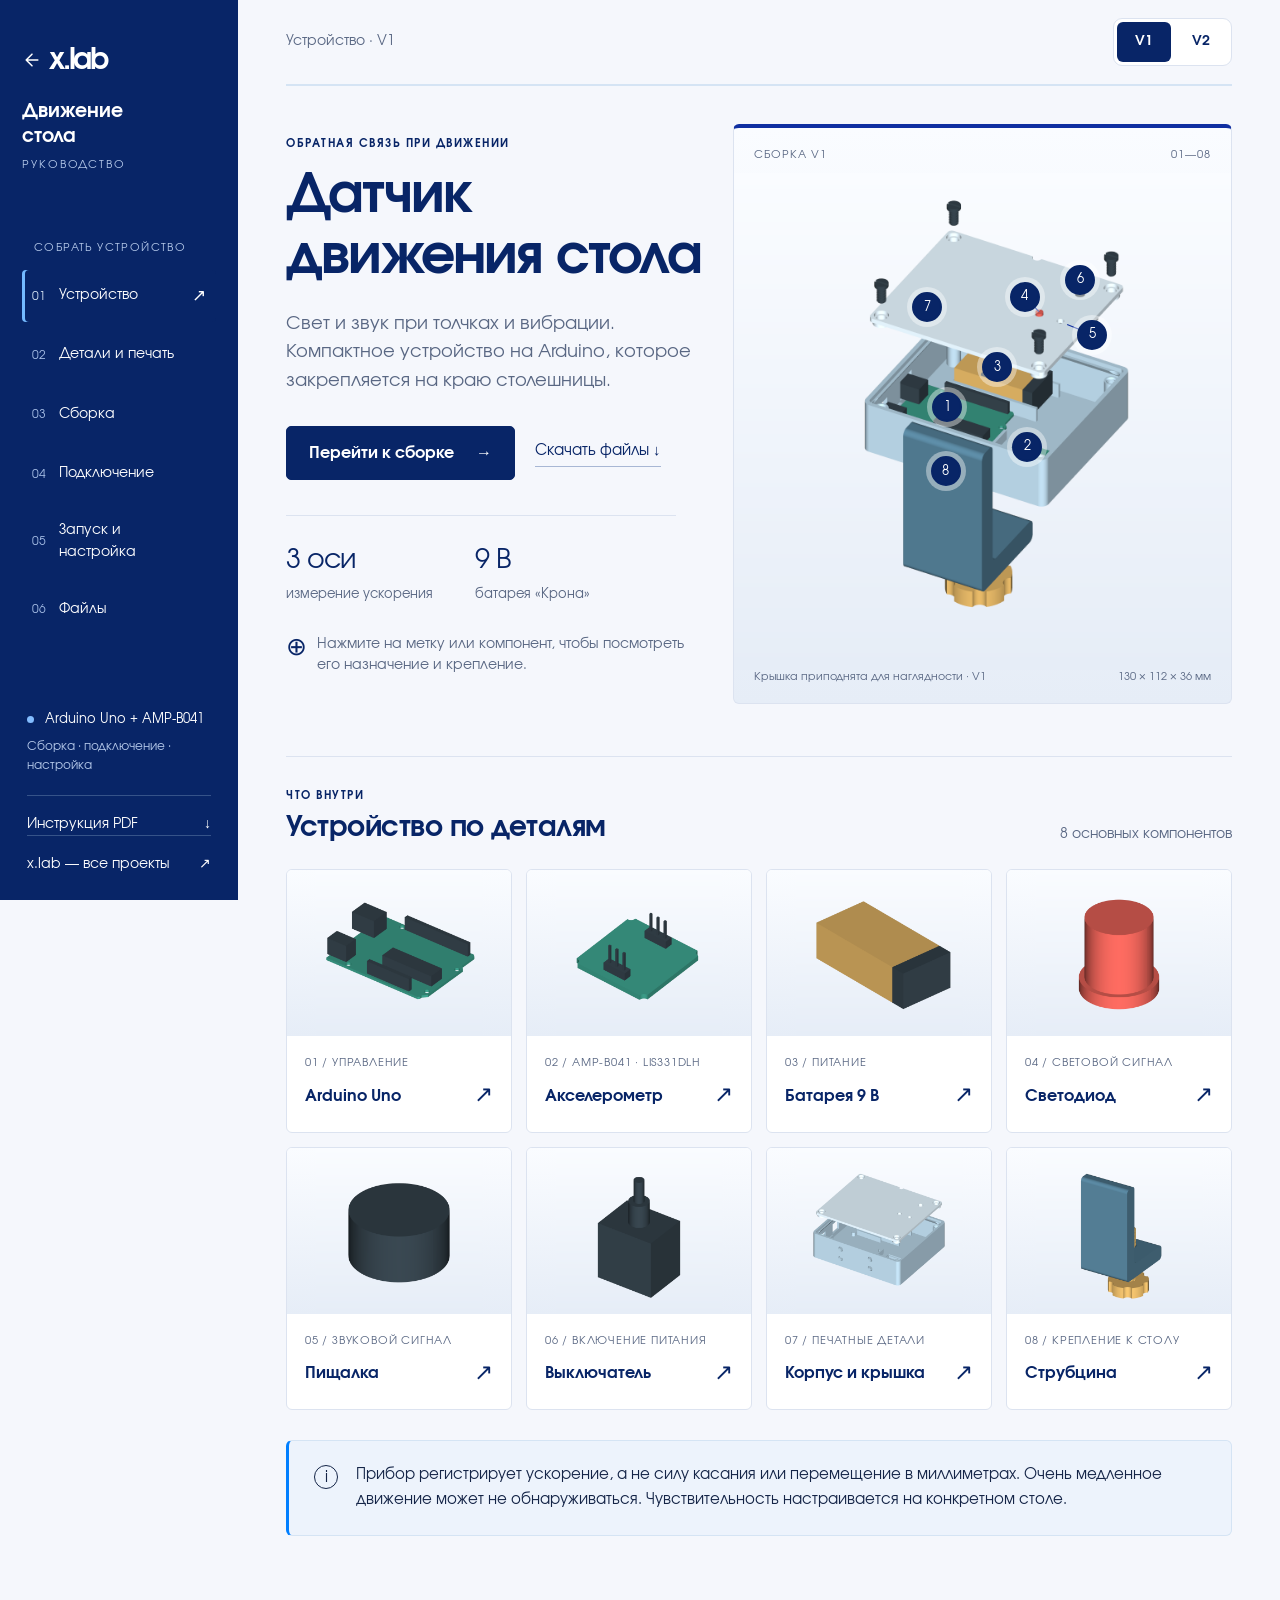
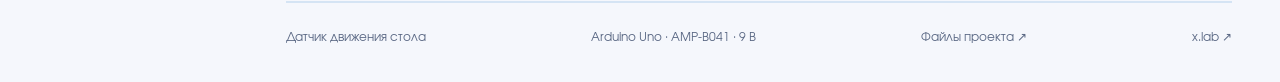
<file: index.html>
<!doctype html>
<html lang="ru">
<head>
<meta charset="utf-8"><meta name="viewport" content="width=device-width, initial-scale=1">
<title>Датчик движения стола — сборка и настройка</title>
<meta name="description" content="Иллюстрированное руководство по сборке датчика движения стола на Arduino Uno и акселерометре AMP-B041. Компоненты, подключение, запуск, 3D-модели и программа.">
<meta name="theme-color" content="#082567">
<link rel="icon" type="image/svg+xml" href="data:image/svg+xml,%3Csvg xmlns='http://www.w3.org/2000/svg' viewBox='0 0 40 40'%3E%3Crect width='40' height='40' rx='10' fill='%23082567'/%3E%3C/svg%3E">
<link rel="stylesheet" href="styles.css?v=20261125-aligned-1"><script src="app.js?v=20261125-mobile-2" defer></script>
</head>
<body>
<a class="skip" href="#main">Перейти к содержанию</a>
<header class="mobile-head"><a class="home-link " href="https://step3dlab.github.io/Technopark_project/x.lab/" aria-label="На главную x.lab — все проекты" title="Все проекты x.lab"><svg class="home-arrow" width="20" height="20" viewBox="0 0 24 24" fill="none" stroke="currentColor" stroke-width="1.8" stroke-linecap="round" stroke-linejoin="round" aria-hidden="true" focusable="false"><path d="M19 12H5m7-7-7 7 7 7"/></svg><span class="home-wordmark">x.lab</span></a><div class="mobile-project"><span class="project-short-name">Датчик стола</span> <span>V1</span></div><button id="menu-toggle" class="icon-btn mobile-menu" aria-label="Открыть меню" aria-expanded="false" aria-controls="sidebar"><svg width="22" height="22" viewBox="0 0 24 24" fill="none" stroke="currentColor" stroke-width="1.7" stroke-linecap="round" aria-hidden="true"><path d="M4 6h16M4 12h16M4 18h16"/></svg></button></header>
<aside class="sidebar" id="sidebar">
<a class="home-link " href="https://step3dlab.github.io/Technopark_project/x.lab/" aria-label="На главную x.lab — все проекты" title="Все проекты x.lab"><svg class="home-arrow" width="20" height="20" viewBox="0 0 24 24" fill="none" stroke="currentColor" stroke-width="1.8" stroke-linecap="round" stroke-linejoin="round" aria-hidden="true" focusable="false"><path d="M19 12H5m7-7-7 7 7 7"/></svg><span class="home-wordmark">x.lab</span></a>

<a href="#overview" class="brand"><span>Движение<br>стола<span class="brand-sub">РУКОВОДСТВО</span></span></a>
<div class="nav-label">СОБРАТЬ УСТРОЙСТВО</div>
<nav aria-label="Разделы инструкции">
<a href="#overview" data-route="overview"><span>01</span> Устройство <b>↗</b></a>
<a href="#prepare" data-route="prepare"><span>02</span> Детали и печать <b>↗</b></a>
<a href="#assembly" data-route="assembly"><span>03</span> Сборка <b>↗</b></a>
<a href="#wiring" data-route="wiring"><span>04</span> Подключение <b>↗</b></a>
<a href="#setup" data-route="setup"><span>05</span> Запуск и настройка <b>↗</b></a>
<a href="#downloads" data-route="downloads"><span>06</span> Файлы <b>↓</b></a>
</nav>
<div class="sidebar-bottom"><span class="status-dot"></span> Arduino Uno + AMP-B041<p>Сборка · подключение · настройка</p><a href="downloads/assembly-guide.pdf" download>Инструкция PDF <span>↓</span></a><a href="https://step3dlab.github.io/Technopark_project/x.lab/">x.lab — все проекты <span>↗</span></a></div>
</aside>
<main id="main" tabindex="-1">
<div class="topline"><span class="crumb"><span id="breadcrumb">Устройство</span><span class="current-version"> · V1</span></span><nav class="version-switch" aria-label="Версия устройства"><a href="./" aria-current="page">V1</a><a href="v2/" >V2</a></nav></div>
<section data-page="overview" id="overview" aria-labelledby="overview-title">
<div class="overview-layout">
<div class="hero-copy"><div class="eyebrow">ОБРАТНАЯ СВЯЗЬ ПРИ ДВИЖЕНИИ</div><h1 id="overview-title">Датчик <br>движения стола</h1><p class="intro">Свет и звук при толчках и вибрации. Компактное устройство на Arduino, которое закрепляется на краю столешницы.</p><div class="hero-actions"><a class="btn primary" href="#assembly">Перейти к сборке <span>→</span></a><a class="text-link" href="#downloads">Скачать файлы ↓</a></div><div class="spec-strip"><div><strong>3 оси</strong><span>измерение ускорения</span></div><div><strong>9 В</strong><span>батарея «Крона»</span></div></div><p class="hint"><span>⊕</span> Нажмите на метку или компонент, чтобы посмотреть его назначение и крепление.</p></div>
<div class="device-stage"><div class="stage-label">СБОРКА V1 <span>01—08</span></div><div class="device-view" id="device-view"><img src="assets/device.png?v=20261125-mobile-2" width="1200" height="1200" alt="Сборка датчика движения стола с приподнятой крышкой, платами, батареей и струбциной"></div><div class="stage-caption"><span>Крышка приподнята для наглядности · V1</span><span>130 × 112 × 36 мм</span></div></div>
</div>
<div class="section-heading"><div><div class="eyebrow">ЧТО ВНУТРИ</div><h2>Устройство по деталям</h2></div><span class="muted">8 основных компонентов</span></div><div class="component-grid" id="component-grid"></div>
<div class="note"><span class="note-icon">i</span><p>Прибор регистрирует ускорение, а не силу касания или перемещение в миллиметрах. Очень медленное движение может не обнаруживаться. Чувствительность настраивается на конкретном столе.</p></div>
</section>
<section data-page="prepare" id="prepare" hidden aria-labelledby="prepare-title"><div class="eyebrow">ПЕРЕД НАЧАЛОМ СБОРКИ</div><h1 id="prepare-title">Детали и печать</h1><p class="intro">Подготовьте электронику и напечатайте 12 деталей из 6 файлов.</p><div class="two-columns"><div class="panel"><h2>Электроника</h2><ul class="supply-list"><li>Arduino Uno R3 <span>1 шт.</span></li><li>Акселерометр Амперка AMP-B041 <span>1 шт.</span></li><li>Крона 6LR61, 9 В и контактная колодка <span>1 шт.</span></li><li>Пассивная пищалка TDK PS1240P02BT <span>1 шт.</span></li><li>Светодиод 5 мм <span>1 шт.</span></li><li>Выключатель ON/OFF со штатной гайкой <span>1 шт.</span></li><li>330 Ом, 1 кОм, 1,5 кОм, от 0,125 Вт <span>по 1</span></li></ul></div><div class="panel tint"><h2>Для сборки</h2><p>Провода, термоусадка, клей, совместимый с материалом корпуса и платой, отвёртка, паяльник и мультиметр.</p><hr><p>На прижим батареи предусмотрена прокладка около 1,5 мм. На конец большого винта — тонкая защита поверхности стола.</p><p><strong>Под платы прокладки не нужны.</strong> Датчик должен быть жёстко связан с корпусом.</p></div></div><h2>Печатные детали</h2><div class="table-wrap"><table><thead><tr><th>Деталь / файл</th><th>Количество</th><th>Положение</th></tr></thead><tbody id="print-table"></tbody></table></div><div class="two-columns"><div class="panel"><h3>Начальные настройки</h3><dl class="facts"><dt>Сопло</dt><dd>0,4 мм</dd><dt>Высота слоя</dt><dd>0,16–0,20 мм</dd><dt>Стенки корпуса и струбцины</dt><dd>5–6 периметров</dd><dt>Винты</dt><dd>Плотное заполнение</dd><dt>Материал струбцины</dt><dd>PETG</dd><dt>Единицы / масштаб</dt><dd>мм / 100%</dd></dl></div><div class="panel"><h3>Проверьте перед печатью</h3><p>STL уже ориентированы. Задайте по четыре копии винтов 05 и 06.</p><p>В слайсере проверьте поддержки у окон разъёмов и горизонтального резьбового отверстия. Зазоры требуют откалиброванного принтера.</p><p>После печати снимите заусенцы. Винты должны вкручиваться от руки. Не затягивайте тугую резьбу силой.</p></div></div><a class="btn primary" href="#downloads">Скачать STL для печати ↓</a></section>
<section data-page="assembly" id="assembly" hidden aria-labelledby="assembly-title"><div class="eyebrow">ПОШАГОВАЯ ИНСТРУКЦИЯ</div><h1 id="assembly-title">Сборка устройства</h1><p class="intro">Сначала примерка и проверка электроники. Затем фиксация плат и окончательная сборка.</p><div class="step-layout"><nav class="step-nav" id="step-nav" aria-label="Этапы сборки"></nav><div class="step-content" id="step-content" aria-live="polite"></div></div></section>
<section data-page="wiring" id="wiring" hidden aria-labelledby="wiring-title"><div class="eyebrow">ЭЛЕКТРИЧЕСКАЯ СХЕМА</div><h1 id="wiring-title">Подключение</h1><p class="intro">Собирайте при отключённых USB и батарее. Соединяйте контакты по маркировке на плате.</p><div class="note warm"><span class="note-icon">!</span><p><strong>9 В подавайте только на VIN Arduino.</strong> Не подключайте Крону к 5V или напрямую к датчику. Все обозначения GND соединяются с общим минусом Arduino.</p></div><figure class="diagram-panel"><button id="zoom-wiring" class="diagram-zoom" aria-label="Увеличить электрическую схему"><img src="assets/wiring.svg" alt="Схема подключения AMP-B041, светодиода, пищалки и батареи к Arduino Uno"></button><figcaption>Нажмите на схему, чтобы увеличить. Точка на пересечении означает соединение; пересечение без точки — без соединения.</figcaption></figure><h2>Соединения по контактам</h2><div class="table-wrap"><table><thead><tr><th>Arduino / питание</th><th>Куда подключить</th></tr></thead><tbody><tr><td><code>5V → V</code> · <code>GND → G</code></td><td>Питание модуля AMP-B041</td></tr><tr><td><code>A4 → D</code> · <code>A5 → C</code></td><td>Датчик: SDA и SCL. Неподписанные контакты оставить свободными</td></tr><tr><td><code>D6</code></td><td>Через 330 Ом к аноду (+) LED; катод (−) LED к GND</td></tr><tr><td><code>D9</code></td><td>Через 1 кОм к «+» пищалки. От этой же точки 1,5 кОм к GND; «−» пищалки к GND</td></tr><tr><td>Крона «+»</td><td>Через выключатель к VIN Uno</td></tr><tr><td>Крона «−»</td><td>К GND Uno</td></tr></tbody></table></div><div class="two-columns"><div class="panel"><h3>Проверьте соединения</h3><p>Мультиметром проверьте полярность и отсутствие коротких замыканий. Изолируйте каждый оголённый вывод и место пайки термоусадкой.</p></div><div class="panel"><h3>Используйте указанные модули</h3><p>Схема рассчитана на AMP-B041 со стабилизатором и согласованием уровней и пассивную пищалку TDK PS1240P02BT. Голая микросхема и обычный динамик требуют другого подключения.</p></div></div><a class="btn primary" href="#setup">Проверить электронику →</a></section>
<section data-page="setup" id="setup" hidden aria-labelledby="setup-title"><div class="eyebrow">ПРОГРАММА И ПЕРВОЕ ВКЛЮЧЕНИЕ</div><h1 id="setup-title">Запуск и настройка</h1><p class="intro">Загрузите программу, проверьте свет и звук. Окончательно закрепите платы после успешной проверки.</p><div class="setup-flow"><article><span class="step-number">01</span><h3>Загрузите программу</h3><p>Выключите батарею. Скачайте архив программы и откройте <code>TableMotion/TableMotion.ino</code> в Arduino IDE. Выберите Arduino Uno и COM-порт, подключите USB и загрузите скетч. Дополнительные библиотеки не нужны.</p><a href="downloads/TableMotion.zip" download class="text-link">Скачать программу ↓</a></article><article><span class="step-number">02</span><h3>Дождитесь READY</h3><p>Откройте монитор порта на <strong>115200 бод</strong>. Не трогайте стол около <strong>5 секунд</strong>. Мигание во время калибровки нормально. Сообщение READY означает готовность.</p></article><article><span class="step-number">03</span><h3>Проверьте индикацию</h3><p>Отправьте команду <code>t</code>. Светодиод должен загореться примерно на секунду, пищалка — коротко прозвучать. Затем отключите питание, приклейте платы и дождитесь отверждения клея.</p></article></div><div class="note"><span class="note-icon">✓</span><p><strong>Финальная проверка — на собранном приборе.</strong> Закрепите корпус на столе, включите батарею и подождите около 5 секунд. Слегка толкните стол: должны сработать свет и звук. Датчик и струбцина не должны люфтить.</p></div><h2>Чувствительность</h2><p class="measure">Наблюдайте 30–60 секунд неподвижный стол, затем повторите несколько одинаковых слабых касаний. Для настройки выключите батарею, подключите USB и откройте монитор порта на 115200 бод. После возможного перезапуска снова дождитесь READY.</p><div class="commands"><div><kbd>+</kbd><strong>Меньше чувствительность</strong><span>Увеличить порог на 0,005 g</span></div><div><kbd>−</kbd><strong>Больше чувствительность</strong><span>Уменьшить порог на 0,005 g</span></div><div><kbd>r</kbd><strong>Калибровка</strong><span>Стол должен быть неподвижен</span></div><div><kbd>b</kbd><strong>Звук</strong><span>Включить или выключить</span></div><div><kbd>t</kbd><strong>Тест индикации</strong><span>После сообщения READY</span></div><div><kbd>p</kbd><strong>Состояние</strong><span>Порог и измеренный шум</span></div></div><p class="muted measure">Настройки сбрасываются после перезапуска; r задаёт порог заново. Для постоянной настройки измените MIN_THRESHOLD_G в программе. После события прибор пропускает толчки в течение 1,25 секунды. g — единица ускорения, не граммы.</p><h2>Если что-то не работает</h2><div class="faq"><details><summary>Частое мигание или сообщение ERROR</summary><p>Проверьте питание датчика, соединения V/G/D/C и сообщение в мониторе порта. После исправления отправьте r или перезапустите устройство.</p></details><details><summary>Ошибка калибровки</summary><p>Проверьте фиксацию датчика. Не двигайте стол, отправьте r и дождитесь READY.</p></details><details><summary>Ложные срабатывания или пропуски</summary><p>Сначала устраните люфт струбцины и датчика. При ложных срабатываниях увеличьте порог командой +. Если нужные касания пропускаются, уменьшите порог командой -.</p></details><details><summary>Свет есть, звука нет</summary><p>Проверьте команду b, тип пищалки и проводку от D9 через резисторы. Используется пассивный TDK PS1240P02BT.</p></details><details><summary>Перезапуск при питании от Кроны</summary><p>Проверьте батарею, контактную колодку и выключатель. Продолжительность автономной работы зависит от батареи и требует измерения.</p></details><details><summary>Крышка не закрывается или болт идёт туго</summary><p>Уберите провода из-под края, проверьте заусенцы и резьбу. Не дотягивайте силой.</p></details></div></section>
<section data-page="downloads" id="downloads" hidden aria-labelledby="downloads-title"><div class="eyebrow">ФАЙЛЫ ПРОЕКТА</div><h1 id="downloads-title">Всё для сборки</h1><p class="intro">Модели для печати и редактирования, программа Arduino и иллюстрированная инструкция.</p><a class="bundle-card" href="downloads/device-kit.zip" download><div><span class="eyebrow">ПОЛНЫЙ КОМПЛЕКТ</span><h2>Один архив. Все детали.</h2><p>STEP · STL · Arduino · PDF · HTML</p></div><span class="download-circle">↓</span></a><div class="download-grid" id="download-grid"></div><h2>Отдельные 3D-модели</h2><p class="muted">Винты 05 и 06 печатаются по 4 штуки. Сборочный STEP содержит условные модели электроники — их печатать не нужно.</p><div class="table-wrap"><table><thead><tr><th>Деталь</th><th>STL</th><th>STEP</th></tr></thead><tbody id="model-downloads"></tbody></table></div><div class="note"><span class="note-icon">i</span><p>Геометрия проверена в CAD, программа компилируется для Arduino Uno. Перед использованием проверьте посадку реальных компонентов, качество печати и чувствительность собранного устройства.</p></div></section>
<footer class="page-footer"><span>Датчик движения стола</span><span>Arduino Uno · AMP-B041 · 9 В</span><a href="#downloads">Файлы проекта ↗</a><a href="https://step3dlab.github.io/Technopark_project/x.lab/">x.lab ↗</a></footer>
</main>
<dialog id="component-dialog" aria-labelledby="dialog-title"><button class="dialog-close icon-btn" aria-label="Закрыть карточку компонента">×</button><div id="dialog-content"></div></dialog>
<noscript><div class="noscript">Для интерактивных разделов включите JavaScript. <a href="downloads/assembly-guide.pdf">Скачать инструкцию PDF</a></div></noscript>
<nav class="mobile-dock" aria-label="Быстрая навигация"><a href="#overview" data-route="overview"><svg viewBox="0 0 24 24" fill="none" stroke="currentColor" stroke-width="1.65" stroke-linecap="round" stroke-linejoin="round" aria-hidden="true"><path d="m3 10 9-7 9 7v10H3z"/><path d="M9 20v-7h6v7"/></svg><span>Обзор</span></a><a href="#prepare" data-route="prepare"><svg viewBox="0 0 24 24" fill="none" stroke="currentColor" stroke-width="1.65" stroke-linecap="round" stroke-linejoin="round" aria-hidden="true"><rect x="4" y="5" width="16" height="14" rx="2"/><path d="M4 10h16M9 5v14"/></svg><span>Детали</span></a><a href="#assembly" data-route="assembly"><svg viewBox="0 0 24 24" fill="none" stroke="currentColor" stroke-width="1.65" stroke-linecap="round" stroke-linejoin="round" aria-hidden="true"><path d="m12 3 9 5-9 5-9-5zM3 12l9 5 9-5M3 16l9 5 9-5"/></svg><span>Сборка</span></a><a href="#wiring" data-route="wiring"><svg viewBox="0 0 24 24" fill="none" stroke="currentColor" stroke-width="1.65" stroke-linecap="round" stroke-linejoin="round" aria-hidden="true"><path d="M7 3v6m10-6v6M5 9h14v3a7 7 0 0 1-7 7v3"/></svg><span>Схема</span></a><a href="#setup" data-route="setup"><svg viewBox="0 0 24 24" fill="none" stroke="currentColor" stroke-width="1.65" stroke-linecap="round" stroke-linejoin="round" aria-hidden="true"><path d="M12 2v4m0 12v4M2 12h4m12 0h4"/><circle cx="12" cy="12" r="6"/><path d="m9 12 2 2 4-4"/></svg><span>Запуск</span></a><a href="#downloads" data-route="downloads"><svg viewBox="0 0 24 24" fill="none" stroke="currentColor" stroke-width="1.65" stroke-linecap="round" stroke-linejoin="round" aria-hidden="true"><path d="M12 3v12m-5-5 5 5 5-5M4 17v4h16v-4"/></svg><span>Файлы</span></a></nav></body></html>
</file>
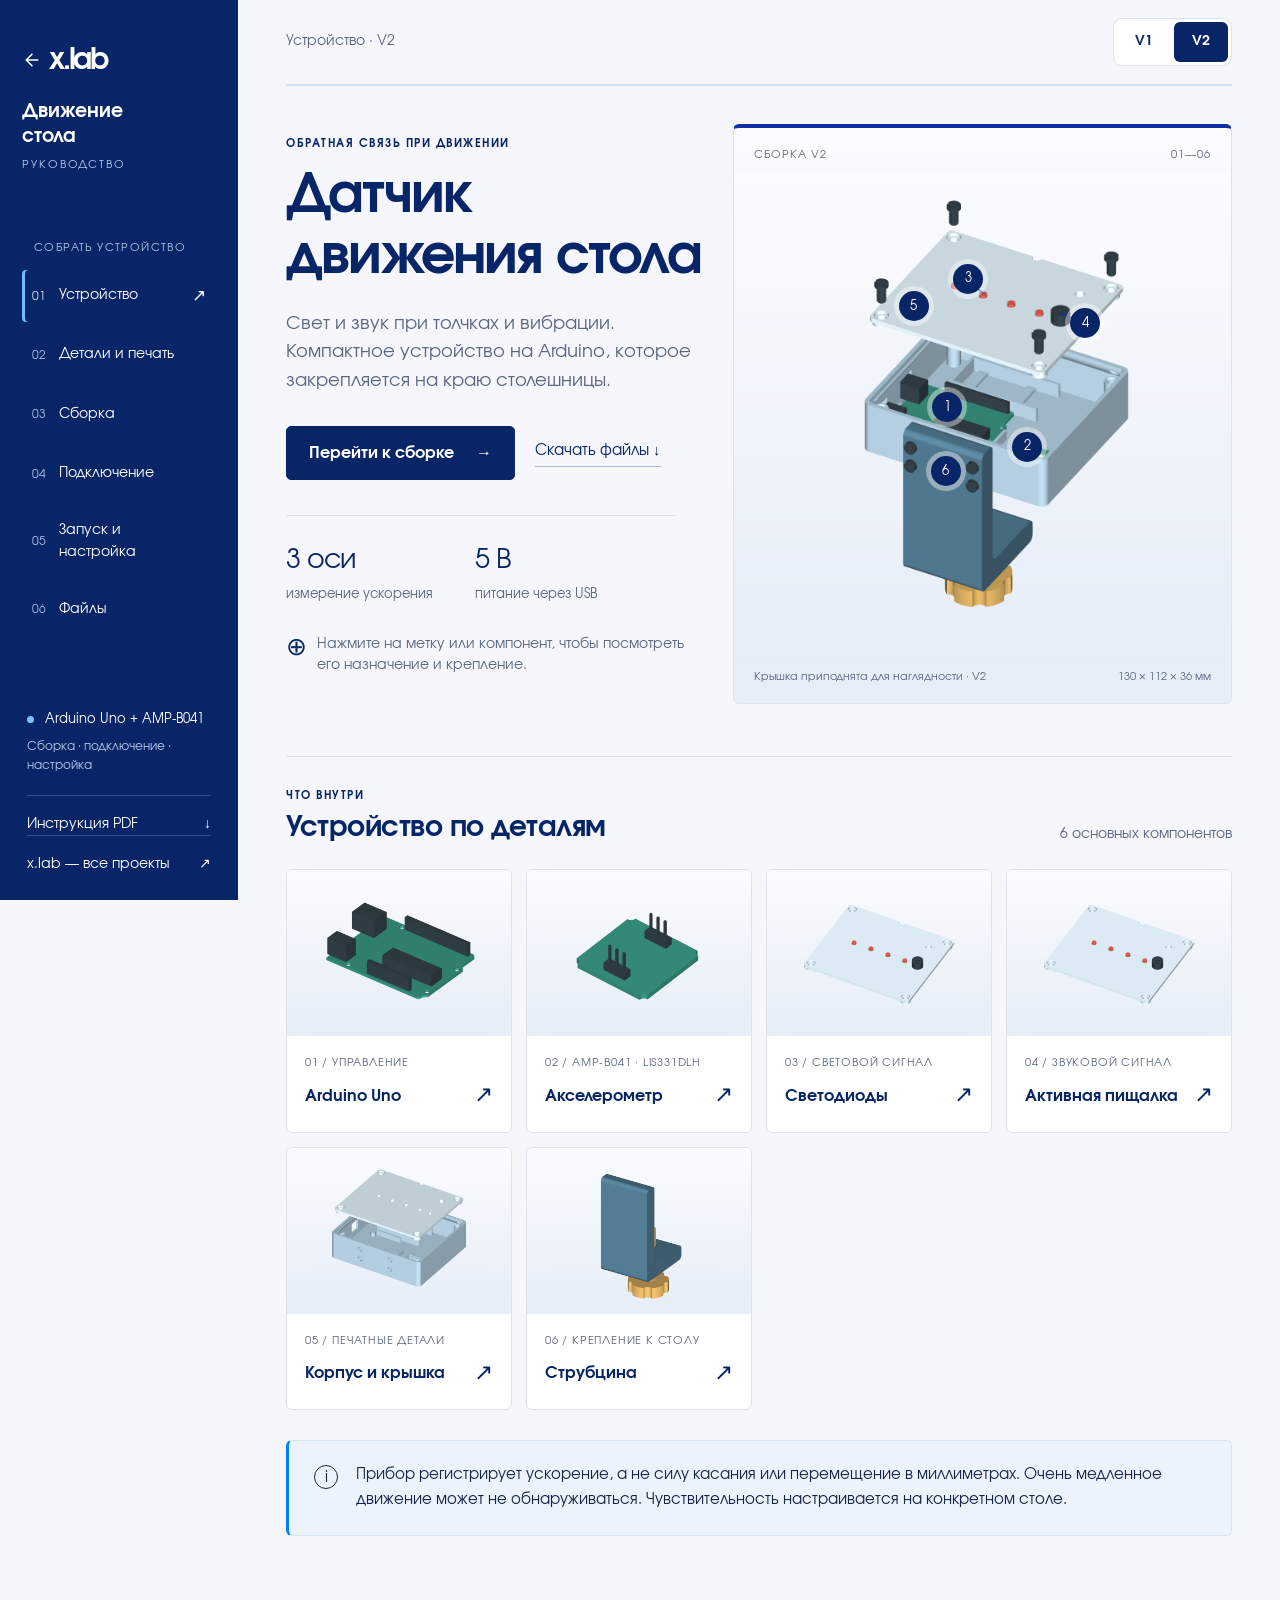
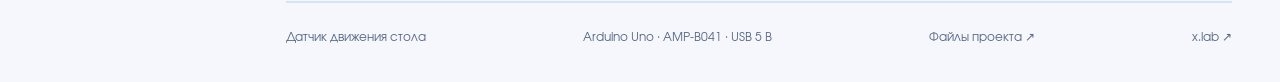
<file: v2/index.html>
<!doctype html>
<html lang="ru"><head>
<meta charset="utf-8"><meta name="viewport" content="width=device-width, initial-scale=1">
<title>Датчик движения стола · Версия 2</title>
<meta name="description" content="Иллюстрированное руководство по сборке датчика движения стола на Arduino Uno и акселерометре AMP-B041. Компоненты, подключение, запуск, 3D-модели и программа.">
<meta name="theme-color" content="#082567">
<link rel="icon" type="image/svg+xml" href="data:image/svg+xml,%3Csvg xmlns='http://www.w3.org/2000/svg' viewBox='0 0 40 40'%3E%3Crect width='40' height='40' rx='10' fill='%23082567'/%3E%3C/svg%3E">
<link rel="stylesheet" href="../styles.css?v=20261125-aligned-1">
<script src="guide.js?v=20261125-mobile-2" defer=""></script></head>
<body>
<a class="skip" href="#main">Перейти к содержанию</a>
<header class="mobile-head"><a class="home-link " href="https://step3dlab.github.io/Technopark_project/x.lab/" aria-label="На главную x.lab — все проекты" title="Все проекты x.lab"><svg class="home-arrow" width="20" height="20" viewBox="0 0 24 24" fill="none" stroke="currentColor" stroke-width="1.8" stroke-linecap="round" stroke-linejoin="round" aria-hidden="true" focusable="false"><path d="M19 12H5m7-7-7 7 7 7"/></svg><span class="home-wordmark">x.lab</span></a><div class="mobile-project"><span class="project-short-name">Датчик стола</span> <span>V2</span></div><button id="menu-toggle" class="icon-btn mobile-menu" aria-label="Открыть меню" aria-expanded="false" aria-controls="sidebar"><svg width="22" height="22" viewBox="0 0 24 24" fill="none" stroke="currentColor" stroke-width="1.7" stroke-linecap="round" aria-hidden="true"><path d="M4 6h16M4 12h16M4 18h16"/></svg></button></header>
<aside class="sidebar" id="sidebar">
<a class="home-link " href="https://step3dlab.github.io/Technopark_project/x.lab/" aria-label="На главную x.lab — все проекты" title="Все проекты x.lab"><svg class="home-arrow" width="20" height="20" viewBox="0 0 24 24" fill="none" stroke="currentColor" stroke-width="1.8" stroke-linecap="round" stroke-linejoin="round" aria-hidden="true" focusable="false"><path d="M19 12H5m7-7-7 7 7 7"/></svg><span class="home-wordmark">x.lab</span></a>

<a href="#overview" class="brand"><span>Движение<br>стола<span class="brand-sub">РУКОВОДСТВО</span></span></a>
<div class="nav-label">СОБРАТЬ УСТРОЙСТВО</div>
<nav aria-label="Разделы инструкции">
<a href="#overview" data-route="overview"><span>01</span> Устройство <b>↗</b></a>
<a href="#prepare" data-route="prepare"><span>02</span> Детали и печать <b>↗</b></a>
<a href="#assembly" data-route="assembly"><span>03</span> Сборка <b>↗</b></a>
<a href="#wiring" data-route="wiring"><span>04</span> Подключение <b>↗</b></a>
<a href="#setup" data-route="setup"><span>05</span> Запуск и настройка <b>↗</b></a>
<a href="#downloads" data-route="downloads"><span>06</span> Файлы <b>↓</b></a>
</nav>
<div class="sidebar-bottom"><span class="status-dot"></span> Arduino Uno + AMP-B041<p>Сборка · подключение · настройка</p><a href="Contest-guide.pdf" download="">Инструкция PDF <span>↓</span></a><a href="https://step3dlab.github.io/Technopark_project/x.lab/">x.lab — все проекты <span>↗</span></a></div>
</aside>
<main id="main" tabindex="-1">
<div class="topline"><span class="crumb"><span id="breadcrumb">Устройство</span><span class="current-version"> · V2</span></span><nav class="version-switch" aria-label="Версия устройства"><a href="../" >V1</a><a href="./" aria-current="page">V2</a></nav></div>
<section data-page="overview" id="overview" aria-labelledby="overview-title">
<div class="overview-layout">
<div class="hero-copy"><div class="eyebrow">ОБРАТНАЯ СВЯЗЬ ПРИ ДВИЖЕНИИ</div><h1 id="overview-title">Датчик <br>движения стола</h1><p class="intro">Свет и звук при толчках и вибрации. Компактное устройство на Arduino, которое закрепляется на краю столешницы.</p><div class="hero-actions"><a class="btn primary" href="#assembly">Перейти к сборке <span>→</span></a><a class="text-link" href="#downloads">Скачать файлы ↓</a></div><div class="spec-strip"><div><strong>3 оси</strong><span>измерение ускорения</span></div><div><strong>5 В</strong><span>питание через USB</span></div></div><p class="hint"><span>⊕</span> Нажмите на метку или компонент, чтобы посмотреть его назначение и крепление.</p></div>
<div class="device-stage"><div class="stage-label">СБОРКА V2 <span>01—06</span></div><div class="device-view" id="device-view"><img src="assets/device.png?v=20261125-mobile-2" width="1200" height="1200" alt="Сборка датчика движения стола с приподнятой крышкой, платами и струбциной"></div><div class="stage-caption"><span>Крышка приподнята для наглядности · V2</span><span>130 × 112 × 36 мм</span></div></div>
</div>
<div class="section-heading"><div><div class="eyebrow">ЧТО ВНУТРИ</div><h2>Устройство по деталям</h2></div><span class="muted">6 основных компонентов</span></div><div class="component-grid" id="component-grid"></div>
<div class="note"><span class="note-icon">i</span><p>Прибор регистрирует ускорение, а не силу касания или перемещение в миллиметрах. Очень медленное движение может не обнаруживаться. Чувствительность настраивается на конкретном столе.</p></div>
</section>
<section data-page="prepare" id="prepare" hidden="" aria-labelledby="prepare-title"><div class="eyebrow">ПЕРЕД НАЧАЛОМ СБОРКИ</div><h1 id="prepare-title">Детали и печать</h1><p class="intro">Подготовьте электронику и напечатайте восемь деталей из пяти файлов.</p><div class="two-columns"><div class="panel"><h2>Электроника</h2><ul class="supply-list"><li>Arduino Uno R3 и модуль AMP-B041<span>по 1</span></li><li>USB-пауэрбанк 5 В и кабель USB-B<span>по 1</span></li><li>Красный светодиод Ø5 мм и резистор 330 Ом<span>по 4</span></li><li>Активная пищалка 5 В, до 30 мА<span>1 шт.</span></li><li>NPN-транзистор BC337 или 2N2222<span>1 шт.</span></li><li>Резисторы 1 кОм и 10 кОм<span>по 1</span></li><li>Диод 1N4148 или 1N4007<span>1 шт.</span></li><li>Винт M4×25 и гайка M4 (под ключ 7 мм)<span>по 4</span></li></ul></div><div class="panel tint"><h2>Для сборки</h2><p>Провода, монтажная плата для транзисторного ключа, термоусадка, отвёртка, паяльник, мультиметр и клей.</p><hr><p>Питание — от внешнего USB-пауэрбанка 5 В. Подключите его к разъёму USB-B на Arduino. Проверьте заранее, что пауэрбанк остаётся включённым во время ожидания.</p></div></div><h2>Печатные детали</h2><div class="table-wrap"><table><thead><tr><th>Деталь / файл</th><th>Количество</th><th>Положение</th></tr></thead><tbody id="print-table"></tbody></table></div><div class="two-columns"><div class="panel"><h3>Начальные настройки</h3><dl class="facts"><dt>Сопло</dt><dd>0,4 мм</dd><dt>Высота слоя</dt><dd>0,16–0,20 мм</dd><dt>Стенки корпуса и струбцины</dt><dd>5–6 периметров</dd><dt>Винты</dt><dd>Плотное заполнение</dd><dt>Материал струбцины</dt><dd>PETG</dd><dt>Единицы / масштаб</dt><dd>мм / 100%</dd></dl></div><div class="panel"><h3>Проверьте перед печатью</h3><p>Напечатайте детали 01–04 по одной и четыре болта 06.</p><p>В слайсере проверьте поддержки у окон разъёмов и горизонтального резьбового отверстия. Зазоры требуют откалиброванного принтера.</p><p>После печати снимите заусенцы. Винты должны вкручиваться от руки. Не затягивайте тугую резьбу силой.</p></div></div><a class="btn primary" href="#downloads">Скачать STL для печати ↓</a></section>
<section data-page="assembly" id="assembly" hidden="" aria-labelledby="assembly-title"><div class="eyebrow">ПОШАГОВАЯ ИНСТРУКЦИЯ</div><h1 id="assembly-title">Сборка устройства</h1><p class="intro">Сначала примерка и проверка электроники. Затем фиксация плат и окончательная сборка.</p><div class="step-layout"><nav class="step-nav" id="step-nav" aria-label="Этапы сборки"></nav><div class="step-content" id="step-content" aria-live="polite"></div></div></section>
<section data-page="wiring" id="wiring" hidden="" aria-labelledby="wiring-title"><div class="eyebrow">ЭЛЕКТРИЧЕСКАЯ СХЕМА</div><h1 id="wiring-title">Подключение</h1><p class="intro">Соединяйте компоненты при отключённом питании.</p><div class="note warm"><span class="note-icon">!</span><p>Пищалка подключается к 5 В через транзисторный ключ. Все точки GND соедините с GND Arduino.</p></div><figure class="diagram-panel"><button id="zoom-wiring" class="diagram-zoom" aria-label="Увеличить электрическую схему"><img src="assets/wiring.svg" alt="Схема подключения датчика, четырёх светодиодов и активной пищалки"></button><figcaption>Нажмите на схему, чтобы увеличить.</figcaption></figure><h2>Соединения по контактам</h2><div class="table-wrap"><table><thead><tr><th>Arduino / питание</th><th>Куда подключить</th></tr></thead><tbody><tr><td>AMP-B041</td><td>5V → V, GND → G, A4 → D (SDA), A5 → C (SCL).</td></tr><tr><td>Светодиоды</td><td>D3–D6: каждый вывод через свой резистор 330 Ом к аноду; катоды → GND.</td></tr><tr><td>Ключ пищалки</td><td>D9 → 1 кОм → база NPN; база → 10 кОм → GND. Эмиттер → GND. Коллектор → минус пищалки; плюс → 5V. Проверьте распиновку транзистора.</td></tr><tr><td>Диод</td><td>Параллельно пищалке: полоска к 5V, другой вывод к коллектору.</td></tr></tbody></table></div><div class="two-columns"><div class="panel"><h3>Проверьте соединения</h3><p>Мультиметром проверьте полярность и отсутствие коротких замыканий. Изолируйте каждый оголённый вывод и место пайки термоусадкой.</p></div><div class="panel"><h3>Используйте указанные модули</h3><p>Используйте модуль AMP-B041 и активную пищалку на 5 В с потреблением до 30 мА.</p></div></div><a class="btn primary" href="#setup">Проверить электронику →</a></section>
<section data-page="setup" id="setup" hidden="" aria-labelledby="setup-title"><div class="eyebrow">ПРОГРАММА И ПЕРВОЕ ВКЛЮЧЕНИЕ</div><h1 id="setup-title">Запуск и настройка</h1><p class="intro">Загрузите программу, проверьте свет и звук. Окончательно закрепите платы после успешной проверки.</p><div class="setup-flow"><article><span class="step-number">01</span><h3>Загрузите программу</h3><p>Один раз запишите TableMotionV2.ino на Arduino Uno через Arduino IDE. После загрузки отсоедините кабель от компьютера.</p><a href="Contest-firmware.zip" download="" class="text-link">Скачать программу ↓</a></article><article><span class="step-number">02</span><h3>Включите питание</h3><p>Питание — от внешнего USB-пауэрбанка 5 В. Подключите его к разъёму USB-B на Arduino. Проверьте заранее, что пауэрбанк остаётся включённым во время ожидания. Оставьте стол неподвижным примерно на пять секунд: датчик измерит фон автоматически.</p></article><article><span class="step-number">03</span><h3>Проверьте индикацию</h3><p>Слегка толкните стол. Четыре светодиода должны загореться на 2,5 секунды, а пищалка — подать два сигнала.</p></article></div><div class="note"><span class="note-icon">✓</span><p>Закрепите датчик и корпус без люфта. После сборки повторите проверку на рабочем столе.</p></div><h2>Чувствительность</h2><p class="measure">Понаблюдайте за столом в покое, затем сделайте несколько слабых касаний в разных точках. Для повторной калибровки выключите и включите питание, не касаясь стола.</p><h3>Настройка через USB (необязательно)</h3><p>Команды монитора порта Arduino IDE, 115200 бод:</p><div class="commands"><div><kbd>+</kbd><strong>Меньше чувствительность</strong><span>Увеличить порог на 0,002 g</span></div><div><kbd>−</kbd><strong>Больше чувствительность</strong><span>Уменьшить порог на 0,002 g</span></div><div><kbd>r</kbd><strong>Калибровка</strong><span>Стол должен быть неподвижен</span></div><div><kbd>b</kbd><strong>Звук</strong><span>Включить или выключить</span></div><div><kbd>t</kbd><strong>Тест индикации</strong><span>После сообщения READY</span></div><div><kbd>p</kbd><strong>Состояние</strong><span>Порог и измеренный шум</span></div></div><p class="muted measure">Поправка к порогу сохраняется после отключения питания. После события устройство не регистрирует новое движение 1,15 с.</p><h2>Если что-то не работает</h2><div class="faq"><details><summary>Частое мигание или сообщение ERROR</summary><p>Проверьте питание датчика, соединения V/G/D/C и сообщение в мониторе порта. После исправления отправьте r или перезапустите устройство.</p></details><details><summary>Ошибка калибровки</summary><p>Проверьте фиксацию датчика. Не двигайте стол, отправьте r и дождитесь READY.</p></details><details><summary>Ложные срабатывания или пропуски</summary><p>Сначала устраните люфт струбцины и датчика. При ложных срабатываниях увеличьте порог командой +. Если нужные касания пропускаются, уменьшите порог командой -.</p></details><details><summary>Свет есть, звука нет</summary><p>Проверьте полярность активной пищалки, соединения транзистора и наличие питания 5 В.</p></details><details><summary>Питание выключается во время ожидания</summary><p>Проверьте кабель и режим работы пауэрбанка при малой нагрузке.</p></details><details><summary>Крышка не закрывается или болт идёт туго</summary><p>Уберите провода из-под края, проверьте заусенцы и резьбу. Не дотягивайте силой.</p></details></div></section>
<section data-page="downloads" id="downloads" hidden="" aria-labelledby="downloads-title"><div class="eyebrow">ФАЙЛЫ ПРОЕКТА</div><h1 id="downloads-title">Всё для сборки</h1><p class="intro">Модели для печати и редактирования, программа Arduino и иллюстрированная инструкция.</p><a class="bundle-card" href="Contest-models.zip" download=""><div><span class="eyebrow">3D-МОДЕЛИ</span><h2>Модели устройства</h2><p>STL · STEP</p></div><span class="download-circle">↓</span></a><div class="download-grid" id="download-grid"><article class="download-card"><span class="file-icon">INO</span><div><h3>Программа Arduino</h3><p>Скетч TableMotionV2 для Arduino Uno.</p><a class="file-link" href="Contest-firmware.zip" download="">Скачать программу ↓</a></div></article><article class="download-card"><span class="file-icon">PDF</span><div><h3>Инструкция по сборке</h3><p>Комплектующие, сборка, подключение и запуск.</p><a class="file-link" href="Contest-guide.pdf" download="">Скачать PDF ↓</a></div></article></div><div class="note"><span class="note-icon">i</span><p>Геометрия проверена в CAD, программа компилируется для Arduino Uno. Перед использованием проверьте посадку реальных компонентов, качество печати и чувствительность собранного устройства.</p></div></section>
<footer class="page-footer"><span>Датчик движения стола</span><span>Arduino Uno · AMP-B041 · USB 5 В</span><a href="#downloads">Файлы проекта ↗</a><a href="https://step3dlab.github.io/Technopark_project/x.lab/">x.lab ↗</a></footer>
</main>
<dialog id="component-dialog" aria-labelledby="dialog-title"><button class="dialog-close icon-btn" aria-label="Закрыть карточку компонента">×</button><div id="dialog-content"></div></dialog>
<noscript>Для интерактивных разделов включите JavaScript.</noscript>


<nav class="mobile-dock" aria-label="Быстрая навигация"><a href="#overview" data-route="overview"><svg viewBox="0 0 24 24" fill="none" stroke="currentColor" stroke-width="1.65" stroke-linecap="round" stroke-linejoin="round" aria-hidden="true"><path d="m3 10 9-7 9 7v10H3z"/><path d="M9 20v-7h6v7"/></svg><span>Обзор</span></a><a href="#prepare" data-route="prepare"><svg viewBox="0 0 24 24" fill="none" stroke="currentColor" stroke-width="1.65" stroke-linecap="round" stroke-linejoin="round" aria-hidden="true"><rect x="4" y="5" width="16" height="14" rx="2"/><path d="M4 10h16M9 5v14"/></svg><span>Детали</span></a><a href="#assembly" data-route="assembly"><svg viewBox="0 0 24 24" fill="none" stroke="currentColor" stroke-width="1.65" stroke-linecap="round" stroke-linejoin="round" aria-hidden="true"><path d="m12 3 9 5-9 5-9-5zM3 12l9 5 9-5M3 16l9 5 9-5"/></svg><span>Сборка</span></a><a href="#wiring" data-route="wiring"><svg viewBox="0 0 24 24" fill="none" stroke="currentColor" stroke-width="1.65" stroke-linecap="round" stroke-linejoin="round" aria-hidden="true"><path d="M7 3v6m10-6v6M5 9h14v3a7 7 0 0 1-7 7v3"/></svg><span>Схема</span></a><a href="#setup" data-route="setup"><svg viewBox="0 0 24 24" fill="none" stroke="currentColor" stroke-width="1.65" stroke-linecap="round" stroke-linejoin="round" aria-hidden="true"><path d="M12 2v4m0 12v4M2 12h4m12 0h4"/><circle cx="12" cy="12" r="6"/><path d="m9 12 2 2 4-4"/></svg><span>Запуск</span></a><a href="#downloads" data-route="downloads"><svg viewBox="0 0 24 24" fill="none" stroke="currentColor" stroke-width="1.65" stroke-linecap="round" stroke-linejoin="round" aria-hidden="true"><path d="M12 3v12m-5-5 5 5 5-5M4 17v4h16v-4"/></svg><span>Файлы</span></a></nav></body></html>
</file>
<file: styles.css>
@font-face{font-family:Evolventa;src:url("assets/fonts/Evolventa-Regular.woff") format("woff");font-weight:400;font-style:normal;font-display:swap}
@font-face{font-family:Evolventa;src:url("assets/fonts/Evolventa-Bold.woff") format("woff");font-weight:600 900;font-style:normal;font-display:swap}
:root{--paper:#f5f7fc;--white:#fff;--ink:#142447;--muted:#596783;--green:#082567;--lime:#d5e4f4;--line:#dce3f0;--warm:#fff4ed;--radius:16px}*{box-sizing:border-box}html{scroll-behavior:smooth}body{margin:0;background:var(--paper);color:var(--ink);font-family:Evolventa,Arial,sans-serif;font-size:16px;line-height:1.55}button,input,a{touch-action:manipulation}button,a{-webkit-tap-highlight-color:transparent}a{color:inherit;text-decoration:none}button{font:inherit;color:inherit;cursor:pointer}button:focus-visible,a:focus-visible,summary:focus-visible{outline:3px solid #007fff;outline-offset:5px}button:disabled{opacity:.4;cursor:default}img{max-width:100%;display:block}h1,h2,h3,p{margin:0}h1{font-size:clamp(36px,4.25vw,64px);font-weight:550;line-height:1.08;letter-spacing:-2.3px;margin:14px 0 22px}h2{font-size:28px;font-weight:550;letter-spacing:-.7px;line-height:1.2;margin:28px 0 20px}h3{font-size:20px;font-weight:600;line-height:1.3;margin-bottom:14px}p{margin-bottom:16px}.muted{color:var(--muted)}.measure{max-width:850px}strong{font-weight:600}code{font-family:Consolas,monospace;font-size:.9em;overflow-wrap:anywhere;background:#eaf0fa;padding:2px 5px;border-radius:4px}hr{border:0;border-top:1px solid var(--line);margin:26px 0}.skip{position:fixed;left:20px;top:-100px;background:var(--green);color:white;padding:14px;z-index:100}.skip:focus{top:10px}.sidebar{width:238px;position:fixed;inset:0 auto 0 0;background:#ffffff;border-right:1px solid var(--line);padding:38px 22px 24px;display:flex;flex-direction:column;z-index:30}.brand{display:flex;align-items:center;gap:12px;font-size:20px;font-weight:600;line-height:1.2;letter-spacing:-.4px}.brand-icon{width:43px;height:43px;border-radius:12px;background:var(--green);color:var(--lime);display:grid;place-items:center;font-size:43px;font-weight:400;line-height:1}.brand-sub{display:block;font-size:11px;font-weight:500;letter-spacing:1.9px;color:var(--muted);margin-top:9px}.nav-label{font-size:11px;letter-spacing:1.4px;color:var(--muted);margin:58px 12px 14px}.sidebar nav{display:grid;gap:7px}.sidebar nav a{padding:13px 10px;border-radius:9px;display:flex;align-items:center;gap:13px;font-size:15px;transition:background .2s}.sidebar nav a>span{font-size:12px;color:var(--muted);font-variant-numeric:tabular-nums}.sidebar nav a>b{margin-left:auto;font-size:17px;visibility:hidden;font-weight:400}.sidebar nav a:hover{background:#edf3fc}.sidebar nav a.active{background:var(--green);color:white}.sidebar nav a.active span{color:var(--lime)}.sidebar nav a.active>b{visibility:visible}.sidebar-bottom{margin-top:auto;font-size:13px;padding:36px 5px 0}.status-dot{display:inline-block;background:#007fff;width:7px;height:7px;border-radius:50%;margin-right:7px}.sidebar-bottom p{font-size:12px;color:var(--muted);margin:7px 0 20px}.sidebar-bottom>a{display:flex;justify-content:space-between;border-top:1px solid var(--line);padding-top:18px;font-size:14px}main{margin-left:238px;max-width:1690px;padding:0 48px;outline:none}.topline{height:86px;display:flex;align-items:center;justify-content:space-between;border-bottom:1px solid var(--line);margin-bottom:38px;color:var(--muted);font-size:14px}.topline>span:last-child{font-size:11px;letter-spacing:1.6px}.topline i{display:inline-block;width:7px;height:7px;border:1px solid var(--green);border-radius:50%;margin-left:12px}section[data-page]{animation:appear .25s ease}section[hidden]{display:none!important}.eyebrow{font-size:11px;letter-spacing:1.7px;font-weight:600;color:var(--muted)}.intro{font-size:18px;color:var(--muted);max-width:740px;line-height:1.6;margin-bottom:30px}.overview-layout{display:grid;grid-template-columns:1fr 1.2fr;gap:32px;align-items:center;min-height:560px}.hero-copy .intro{max-width:410px}.hero-actions{display:flex;flex-wrap:wrap;align-items:center;gap:20px;margin:26px 0 35px}.btn{display:inline-flex;justify-content:center;align-items:center;gap:22px;padding:14px 22px;border-radius:8px;font-weight:600;border:1px solid var(--line);background:white;line-height:1.5}.btn.primary{background:var(--green);border-color:var(--green);color:white}.btn.primary:hover{background:#102fa1}.text-link{font-size:15px;border-bottom:1px solid #a8b7d4;padding-bottom:4px}.spec-strip{display:flex;gap:42px;border-top:1px solid var(--line);padding-top:23px;max-width:390px}.spec-strip strong{display:block;font-size:27px;font-weight:500;letter-spacing:-.7px}.spec-strip span{font-size:13px;color:var(--muted)}.hint{display:flex;gap:10px;max-width:410px;font-size:14px;color:var(--muted);margin-top:28px}.hint>span{font-size:25px;line-height:1.1;color:var(--green)}.device-stage{min-width:0;position:relative;border:1px solid var(--line);border-radius:22px;overflow:hidden;background:var(--paper)}.stage-label,.stage-caption{display:flex;justify-content:space-between;padding:18px 20px;font-size:11px;letter-spacing:1px;color:var(--muted)}.stage-label span{font-variant-numeric:tabular-nums}.device-view{position:relative;margin:-8px 0 -20px}.device-view img{width:100%;height:auto}.stage-caption{font-size:11px;letter-spacing:0;gap:12px}.hotspot{position:absolute;transform:translate(-50%,-50%);border:2px solid white;border-radius:50%;height:30px;width:30px;background:var(--green);color:white;box-shadow:0 0 0 5px #fff6;display:grid;place-items:center;font-size:13px;line-height:1;padding:0;transition:box-shadow .2s,background .2s;z-index:2}.hotspot:hover,.hotspot:focus-visible{background:#102fa1;box-shadow:0 0 0 7px #d5e4f488;z-index:4}.hotspot .tooltip{position:absolute;bottom:39px;left:50%;transform:translateX(-50%);background:var(--green);color:white;padding:8px 11px;white-space:nowrap;border-radius:5px;opacity:0;pointer-events:none;font-size:13px}.hotspot:hover .tooltip,.hotspot:focus-visible .tooltip{opacity:1}.section-heading{display:flex;justify-content:space-between;align-items:end;margin:52px 0 24px;gap:12px}.section-heading h2{margin:8px 0 0}.section-heading>.muted{font-size:14px}.component-grid{display:grid;grid-template-columns:repeat(4,minmax(0,1fr));gap:14px}.component-card{border:1px solid var(--line);border-radius:12px;text-align:left;background:#fff;overflow:hidden;padding:0;transition:transform .2s,box-shadow .2s}.component-card:hover{transform:translateY(-4px);box-shadow:0 8px 24px #08256714}.component-card img{width:100%;aspect-ratio:1.35;object-fit:contain;background:var(--paper)}.component-card .card-text{padding:18px;display:block}.card-kicker{display:block;font-size:11px;letter-spacing:.8px;color:var(--muted);margin-bottom:7px}.card-title{display:flex;align-items:center;justify-content:space-between;font-size:17px;font-weight:600;gap:5px}.card-title b{font-size:23px;font-weight:400;color:var(--green)}.note{display:flex;align-items:flex-start;gap:18px;background:#edf3fc;border:1px solid #d5e4f4;border-radius:12px;padding:22px 25px;margin:30px 0}.note p{margin:0;font-size:15px;line-height:1.65;max-width:1000px}.note-icon{display:grid;place-items:center;flex-shrink:0;width:24px;height:24px;border:1px solid currentColor;border-radius:50%;font-size:15px;line-height:1;margin-top:2px}.note.warm{background:var(--warm);border-color:#efd9cb}.two-columns{display:grid;grid-template-columns:1fr 1fr;gap:22px;margin:28px 0}.panel{padding:28px;border:1px solid var(--line);border-radius:14px;background:#fff}.panel h2{margin-top:0;font-size:24px}.panel p:last-child{margin-bottom:0}.panel.tint{background:#edf3fc}.supply-list{margin:0;padding:0;list-style:none}.supply-list li{display:flex;justify-content:space-between;gap:20px;padding:13px 0;border-bottom:1px solid var(--line);font-size:15px}.supply-list li:last-child{border-bottom:0}.supply-list span{white-space:nowrap;color:var(--muted)}.table-wrap{overflow-x:auto;border:1px solid var(--line);border-radius:12px;margin:24px 0;background:white}table{width:100%;border-collapse:collapse;font-size:15px;text-align:left}td,th{padding:17px 20px;border-bottom:1px solid var(--line);vertical-align:top}th{font-weight:600;font-size:13px;background:#edf3fc}tr:last-child td{border-bottom:0}td small{display:block;color:var(--muted);font-size:12px;overflow-wrap:anywhere;margin-top:5px}.facts{display:grid;grid-template-columns:1fr auto;gap:13px;margin:0;font-size:15px}.facts dt{color:var(--muted)}.facts dd{margin:0;font-weight:600}.step-layout{display:grid;grid-template-columns:220px 1fr;gap:28px;align-items:start}.step-nav{display:grid;gap:6px;position:sticky;top:24px}.step-nav button{background:none;border:0;text-align:left;border-radius:8px;padding:11px 12px;display:flex;gap:12px;font-size:14px;align-items:center}.step-nav button span{color:var(--muted);font-size:12px}.step-nav button.active{background:var(--green);color:white}.step-nav button.active span{color:var(--lime)}.step-nav button:hover:not(.active){background:#e1ebfa}.step-content{background:white;border:1px solid var(--line);border-radius:16px;padding:28px;min-width:0}.step-content h2{margin:10px 0 20px}.step-content .step-figure{display:block;padding:0;width:100%;border:0;background:#f5f7fa;border-radius:10px;overflow:hidden;margin:23px 0 10px;cursor:zoom-in}.step-content img{width:100%}.zoom-hint{font-size:12px;color:var(--muted);margin-bottom:24px}.action-list{padding-left:24px}.action-list li{padding-left:6px;margin-bottom:14px}.step-buttons{display:flex;justify-content:space-between;gap:15px;border-top:1px solid var(--line);padding-top:22px;margin-top:24px}.step-buttons .btn{font-size:14px;padding:11px 16px}.step-tip{padding:17px 20px;background:#edf3fc;border-radius:8px;font-size:14px}.diagram-panel{border:1px solid var(--line);border-radius:15px;background:white;padding:30px;margin:26px 0}.diagram-panel img{width:100%}figcaption{font-size:13px;color:var(--muted);margin-top:14px}.setup-flow{display:grid;grid-template-columns:repeat(3,1fr);gap:20px}.setup-flow article{background:white;border:1px solid var(--line);border-radius:14px;padding:26px}.step-number{display:grid;place-items:center;background:var(--lime);border-radius:50%;width:38px;height:38px;font-size:14px;margin-bottom:25px}.setup-flow p{font-size:15px}.commands{display:grid;grid-template-columns:repeat(3,1fr);gap:14px;margin:24px 0}.commands>div{background:white;border:1px solid var(--line);border-radius:12px;padding:23px}.commands kbd{display:grid;place-items:center;font:24px Consolas,monospace;width:42px;height:42px;background:#edf3fc;border:1px solid #d5e4f4;border-bottom-width:3px;border-radius:8px;margin-bottom:20px}.commands strong,.commands span{display:block}.commands span{font-size:14px;color:var(--muted);margin-top:6px}.faq details{border-bottom:1px solid var(--line);padding:20px 0}.faq summary{font-size:17px;font-weight:600;cursor:pointer}.faq details p{max-width:850px;margin:14px 0 0 20px;color:var(--muted)}.bundle-card{background:var(--green);color:white;border-radius:17px;padding:34px 38px;display:flex;justify-content:space-between;align-items:center;margin:30px 0;gap:24px}.bundle-card .eyebrow{color:var(--lime)}.bundle-card h2{font-size:32px;margin:13px 0}.bundle-card p{color:#d5e4f4;margin:0}.download-circle{border:1px solid #7894bf;width:64px;height:64px;border-radius:50%;display:grid;place-items:center;font-size:29px;flex-shrink:0}.bundle-card:hover .download-circle{background:var(--lime);color:var(--green);border-color:var(--lime)}.download-grid{display:grid;grid-template-columns:repeat(2,1fr);gap:18px}.download-card{border:1px solid var(--line);border-radius:13px;background:white;padding:25px;display:flex;gap:22px;align-items:start}.file-icon{display:grid;place-items:center;background:#edf3fc;color:var(--green);border-radius:10px;width:50px;height:58px;flex-shrink:0;font:12px Consolas,monospace}.download-card h3{margin:0 0 8px}.download-card p{font-size:14px;color:var(--muted);margin-bottom:16px}.download-card .download-meta{font-size:12px;color:var(--muted);margin-left:12px}.file-link{font-size:14px;color:var(--green);font-weight:600;border-bottom:1px solid #a8b7d4}.page-footer{display:flex;flex-wrap:wrap;gap:20px;justify-content:space-between;border-top:1px solid var(--line);margin-top:65px;padding:25px 0 35px;font-size:12px;color:var(--muted)}.mobile-head{display:none}.icon-btn{border:1px solid var(--line);background:white;width:44px;height:44px;border-radius:50%;display:grid;place-items:center;font-size:26px;line-height:1}.dialog-close{position:absolute;right:16px;top:16px;z-index:5}dialog{padding:0;border:0;border-radius:18px;max-width:min(1040px,94vw);width:1040px;max-height:90vh;background:white;color:var(--ink);box-shadow:0 20px 80px #08256733;overflow:auto}dialog::backdrop{background:#08256766;backdrop-filter:blur(4px)}.dialog-layout{display:grid;grid-template-columns:1fr 1fr}.dialog-image{background:var(--paper);display:grid;align-content:center}.dialog-image img{width:100%}.dialog-info{padding:55px 38px 35px}.dialog-info h2{font-size:32px;margin:10px 0 20px}.dialog-info p{color:var(--muted)}.dialog-info .facts{margin:25px 0;grid-template-columns:1fr}.dialog-info .facts dd{margin-top:-10px}.dialog-install{padding:28px 38px;border-top:1px solid var(--line)}.dialog-install h3{margin-top:0}.dialog-install img{border-radius:10px;width:100%}.dialog-install p{font-size:14px;color:var(--muted);margin:14px 0 0}.image-dialog{padding:38px 18px 20px}.image-dialog h2{margin:0 46px 20px 5px;font-size:24px}.image-dialog img{width:100%}.noscript{position:fixed;bottom:0;left:0;right:0;background:#fff4ed;padding:20px;z-index:80}body.modal-open{overflow:hidden}@keyframes appear{from{opacity:.6;transform:translateY(4px)}to{opacity:1;transform:none}}@media(min-width:1600px){main{padding:0 65px}.overview-layout{gap:60px}.hero-copy h1{font-size:68px}}@media(max-width:1200px){.sidebar{width:210px;padding:30px 14px}main{margin-left:210px;padding:0 30px}.overview-layout{grid-template-columns:1fr 1fr;gap:20px}h1{font-size:45px;letter-spacing:-1.5px}.intro{font-size:17px}.component-grid{grid-template-columns:repeat(3,1fr)}.stage-caption{flex-direction:column;gap:3px}.step-layout{grid-template-columns:180px 1fr;gap:16px}.step-content{padding:22px}.setup-flow{gap:12px}.setup-flow article{padding:20px}}@media(max-width:960px){.overview-layout{grid-template-columns:1fr}.hero-copy h1 br{display:none}.hero-copy .intro{max-width:650px}.device-stage{max-width:610px;width:100%;margin:15px auto 0}.spec-strip{display:none}.hint{max-width:none;margin-top:0}.hero-actions{margin:20px 0}.component-grid{grid-template-columns:repeat(2,1fr)}.setup-flow{grid-template-columns:1fr}.commands{grid-template-columns:1fr 1fr}.two-columns{grid-template-columns:1fr}.step-layout{grid-template-columns:1fr}.step-nav{position:static;grid-template-columns:repeat(2,1fr);gap:4px}.dialog-layout{grid-template-columns:1fr 1fr}.dialog-info{padding:55px 25px 25px}.download-grid{grid-template-columns:1fr}}@media(max-width:700px){.mobile-head{display:flex;justify-content:space-between;align-items:center;padding:14px 20px;position:sticky;top:0;background:#fffffff5;border-bottom:1px solid var(--line);z-index:40;backdrop-filter:blur(8px)}.mobile-head .brand{font-size:17px}.mobile-head .brand-icon{width:34px;height:34px;font-size:34px}.sidebar{display:none;top:73px;bottom:0;width:100%;padding:24px}.sidebar.is-open{display:flex}.sidebar>.brand{display:none}.nav-label{margin:8px 12px 18px}.sidebar nav a{font-size:17px;padding:16px}.sidebar-bottom{margin-top:30px}main{margin-left:0;padding:0 20px}.topline{height:55px;margin-bottom:28px}.topline>span:last-child{font-size:9px;letter-spacing:1px}h1{font-size:39px;letter-spacing:-1.5px}.overview-layout{min-height:0}.hero-copy .eyebrow{font-size:10px}.hero-copy h1{font-size:43px}.hero-copy .intro{font-size:16px}.hero-actions{gap:18px}.btn{padding:12px 17px;font-size:14px}.device-stage{margin-top:0}.hotspot{width:28px;height:28px}.section-heading{align-items:start;flex-direction:column;margin-top:35px}.section-heading>.muted{font-size:13px}.component-grid{gap:10px}.component-card .card-text{padding:14px 12px}.card-title{font-size:15px}.card-kicker{font-size:10px}.note{padding:18px;gap:12px}.note p{font-size:14px}.panel{padding:23px}.table-wrap{margin:20px 0}td,th{padding:14px;font-size:14px}.facts{font-size:14px}.step-nav button{font-size:13px;padding:10px}.step-content{padding:20px 16px}.step-content h2{font-size:25px}.step-buttons .btn{gap:8px;padding:11px}.diagram-panel{padding:10px;margin-left:-8px;margin-right:-8px}.diagram-panel figcaption{padding:5px 8px}.commands>div{padding:18px}.commands strong{font-size:14px}.commands span{font-size:13px}.bundle-card{padding:27px 24px}.bundle-card h2{font-size:25px}.bundle-card p{font-size:14px}.download-circle{width:45px;height:45px}.download-card{padding:22px 18px;gap:16px}.page-footer{flex-direction:column;gap:7px;margin-top:44px}dialog{max-width:96vw;max-height:92vh}.dialog-layout{grid-template-columns:1fr}.dialog-image img{max-height:250px;object-fit:contain}.dialog-info{padding:26px}.dialog-info h2{font-size:28px}.dialog-info .facts{grid-template-columns:1fr 1fr;gap:12px}.dialog-info .facts dd{margin:0}.dialog-install{padding:22px 16px}.step-buttons{flex-wrap:wrap}.supply-list li{font-size:14px}.faq summary{font-size:16px}}@media(prefers-reduced-motion:reduce){*{scroll-behavior:auto!important;animation:none!important;transition:none!important}}
.component-card img{height:auto;aspect-ratio:1.35;object-fit:contain}.hotspot-lines{position:absolute;inset:0;width:100%;height:100%;pointer-events:none;overflow:visible}.dialog-install>p:first-of-type{margin-bottom:22px}button.hotspot{min-width:28px}.step-content .step-figure img{height:auto}

.diagram-zoom{display:block;width:100%;padding:0;background:none;border:0;cursor:zoom-in}.diagram-zoom img{width:100%;height:auto;aspect-ratio:1120/640}.image-dialog img[src$=".svg"]{aspect-ratio:1120/640;height:auto}

/* Blue editorial theme */
h1,h2,h3{color:#082567}h1{font-weight:700;letter-spacing:-1.8px;line-height:1.12}h2{font-weight:700;letter-spacing:-.5px}h3{font-weight:700}.eyebrow{color:#102fa1;letter-spacing:1.5px}.sidebar{background:#082567;color:white;border-right:0}.brand{font-weight:700;line-height:1.3;letter-spacing:0;font-size:21px}.brand-sub,.sidebar .nav-label{color:#b5c9ea}.sidebar nav a{border-radius:4px;font-family:Evolventa,Arial,sans-serif;font-size:14px}.sidebar nav a>span{color:#a6bee6}.sidebar nav a:hover{background:#163779}.sidebar nav a.active{background:#102fa1;box-shadow:inset 3px 0 0 #74baff}.sidebar nav a.active span{color:#d5e4f4}.sidebar-bottom{color:white}.sidebar-bottom p{color:#b5c9ea}.sidebar-bottom>a{border-color:#365389}.status-dot{background:#83bdff}.topline{border-bottom:2px solid #d5e4f4}.btn,.icon-btn{border-radius:5px}.btn.primary{background:#102fa1;border-color:#102fa1}.btn.primary:hover{background:#082567}.btn.primary:focus-visible{outline-color:#007fff}.text-link,.file-link{color:#102fa1}.device-stage,.component-card,.panel,.note,.step-content,.commands>div,.download-card,.bundle-card,.table-wrap,.diagram-panel,.setup-flow article{border-radius:6px}.device-stage{border-top:4px solid #102fa1;background:#f5f7fc}.device-view img,.component-card img,.dialog-image img{mix-blend-mode:multiply}.component-card img,.dialog-image{background:#f5f7fc}.component-card:hover{border-color:#91afd9}.card-title{color:#082567;font-size:16px}.hero-copy .intro{color:#596783}.spec-strip strong{color:#102fa1}.section-heading{border-top:1px solid #dce3f0;padding-top:30px}.bundle-card{background:#082567;border-left:5px solid #007fff}.bundle-card h2{color:white}.bundle-card .eyebrow{color:#b9d6ff}.download-circle{color:white}.step-number{background:#102fa1;color:white;border-radius:4px}.step-nav button{border-radius:4px}.step-nav button.active{background:#102fa1}.note{border-left:3px solid #007fff}.note.warm{border-left-color:#a91917}.hotspot{background:#102fa1}.hotspot:hover,.hotspot:focus-visible{background:#082567}.hotspot .tooltip{background:#082567}.mobile-head{background:#fff}.brand-icon{display:none}.mobile-head .brand{color:#082567}.dialog-info{font-family:Evolventa,Arial,sans-serif}.dialog-info .eyebrow{color:#102fa1}.stage-label,.stage-caption{color:#596783}th{background:#e7effb;color:#082567}.commands kbd{color:#102fa1}.page-footer{border-top:2px solid #d5e4f4}.setup-flow article{border-top:3px solid #102fa1}.hero-copy h1{overflow-wrap:normal}
@media(max-width:1200px){h1{font-size:43px}.sidebar nav a{font-size:13px;gap:9px}.brand{font-size:19px}}
@media(max-width:700px){h1,.hero-copy h1{font-size:36px;letter-spacing:-1px}.mobile-head .brand{font-size:16px}.sidebar nav a{font-size:16px}.card-title{font-size:14px}.hero-actions{gap:16px}.btn{font-size:13px}.section-heading{padding-top:25px}.dialog-info h2{font-size:26px}}

/* Shared RGSU identity: saturated university blue, white and cool blue tints. */
:root{--rgsu-blue:#082567;--green:var(--rgsu-blue);--lime:#d5e4f4;--paper:#f5f7fc;--ink:#142447;--muted:#596783;--line:#dce3f0;--warm:#edf3fc}
.note.warm{background:#edf3fc;border-color:#d5e4f4}.btn.primary:hover{background:#123e8d}.sidebar .brand{color:#fff}.sidebar .brand-sub{color:#b5c9ea}.mobile-head .brand{color:var(--rgsu-blue)}.btn.primary,.step-nav button.active,.hotspot,.step-number,.sidebar nav a.active{background:var(--rgsu-blue);border-color:var(--rgsu-blue)}.eyebrow,.text-link,.file-link,.spec-strip strong{color:var(--rgsu-blue)}

/* x.lab CAD backgrounds — shared studio palette, original geometry and layout. */
:root{--cad-studio:linear-gradient(180deg,#fafcff 0%,#e6edf7 100%)}
.device-stage,.dialog-image,.step-content .step-figure{background:var(--cad-studio)}
.device-view img,.component-card img,.dialog-image img,.step-content .step-figure img{mix-blend-mode:normal}
.component-card img{background:var(--cad-studio)}
/* x.lab / mobile-first navigation and controls. No modification of model geometry. */
.mobile-dock{display:none}
.version-switch{display:inline-flex;flex:none;padding:3px;gap:3px;border:1px solid var(--line);border-radius:9px;background:#fff}
.version-switch a{min-width:54px;min-height:40px;display:grid;place-items:center;border-radius:6px;color:#082567;font-weight:700;font-size:14px}
.version-switch a[aria-current=page]{background:#082567;color:white}
.topline{gap:10px}.topline .crumb{min-width:0;overflow-wrap:anywhere}
@media(max-width:700px){
:root{--mobile-head-h:calc(62px + env(safe-area-inset-top,0px));--mobile-dock-h:calc(68px + env(safe-area-inset-bottom,0px));scroll-padding-top:calc(var(--mobile-head-h) + 12px)}
body{overflow-x:clip}.mobile-head{height:var(--mobile-head-h);min-height:var(--mobile-head-h);padding:calc(8px + env(safe-area-inset-top,0px)) 16px 8px;gap:12px;background:#fff;z-index:60;backdrop-filter:none}
.mobile-head .mobile-logo{font-size:27px;font-weight:700;letter-spacing:-.075em;color:#082567;flex:none}
.mobile-project{min-width:0;flex:1;display:flex;align-items:center;justify-content:flex-end;gap:7px;font-size:14px;font-weight:600;color:#142447;white-space:nowrap}
.mobile-project span{font-size:11px;background:#edf3fc;color:#082567;border-radius:4px;padding:3px 6px}
.mobile-menu{width:44px;height:44px;flex:none;border-radius:8px}
.sidebar{position:fixed;top:var(--mobile-head-h);bottom:var(--mobile-dock-h);overflow-y:auto;overscroll-behavior:contain;z-index:55;width:100%;padding:18px 20px;background:#082567}
.sidebar nav a{min-height:48px;padding:12px 14px}.sidebar-bottom{margin-top:16px;padding:14px 0 8px}
body.modal-open .mobile-dock{visibility:hidden}
main{padding:0 16px;max-width:100%;min-width:0}.topline{min-height:60px;height:auto;padding:8px 0;margin-bottom:18px}
.topline .crumb{font-size:13px;letter-spacing:0}.version-switch a{min-height:40px;min-width:50px}
.overview-layout{display:flex;flex-direction:column;gap:14px;align-items:stretch}
.hero-copy h1{font-size:clamp(30px,8.4vw,42px);line-height:1.09;letter-spacing:-.055em;margin:8px 0 12px}
.hero-copy h1 br{display:none}.hero-copy .intro{font-size:15px;line-height:1.5;margin-bottom:16px}
.hero-copy .eyebrow{font-size:10px}.hero-actions{display:grid;grid-template-columns:1fr 1fr;gap:8px;margin:14px 0}
.hero-actions .btn,.hero-actions .text-link{display:flex;justify-content:center;align-items:center;min-height:46px;padding:10px 8px;font-size:13px;text-align:center;line-height:1.2}
.hero-actions .text-link{border:1px solid var(--line);border-radius:6px;background:#fff}
.spec-strip{display:grid;grid-template-columns:1fr 1fr;gap:14px;max-width:none;margin:0;padding:12px 0 0}
.spec-strip strong{font-size:22px}.spec-strip span{font-size:12px}.hint{display:none}
.device-stage{max-width:none;margin:0;width:100%;border-radius:10px;border-top-width:1px;overflow:hidden}
.stage-label,.stage-caption{padding:10px 12px;font-size:11px;gap:4px;flex-direction:row;flex-wrap:wrap}
.device-view{margin:0;aspect-ratio:1;position:relative}.device-view img{width:100%;height:100%;object-fit:contain;display:block}
.hotspot{width:36px;height:36px;font-size:12px;border-width:2px;box-shadow:0 0 0 3px #fff8;touch-action:manipulation}
.hotspot .tooltip{display:none}.section-heading{margin-top:28px;padding-top:20px;gap:5px}.section-heading h2{font-size:24px}
.component-grid{grid-template-columns:repeat(2,minmax(0,1fr));gap:10px}.component-card{min-width:0;border-radius:9px}
.component-card .card-text{padding:12px}.card-title{font-size:14px;line-height:1.3;overflow-wrap:anywhere}.card-kicker{font-size:10px;line-height:1.3}
.component-card img{aspect-ratio:1.15;object-fit:contain}.panel{padding:17px;min-width:0}.two-columns{gap:12px}
h1{font-size:34px;line-height:1.15;letter-spacing:-.04em}h2{font-size:24px}.intro{font-size:15px;line-height:1.55}
.table-wrap{max-width:100%;overflow-x:auto;-webkit-overflow-scrolling:touch}table{min-width:300px}th,td{padding:11px 10px;font-size:13px;overflow-wrap:anywhere}.supply-list li{gap:12px}
.step-layout{gap:12px;min-width:0}.step-nav{display:flex;overflow-x:auto;gap:6px;padding:2px 1px 10px;scrollbar-width:thin;max-width:100%}
.step-nav button{flex:0 0 auto;min-height:46px;font-size:13px;white-space:nowrap;border:1px solid var(--line);background:white;padding:10px 12px}
.step-nav button.active{background:#082567;border-color:#082567;color:#fff}
.step-content{min-width:0;padding:18px 14px}.step-content h2{font-size:24px;margin:8px 0 16px}.action-list{padding-left:20px}.action-list li{font-size:15px;margin-bottom:12px}
.step-figure{min-height:100px}.step-figure img{width:100%;height:auto;object-fit:contain}.step-buttons{display:grid;grid-template-columns:1fr 1fr;gap:8px}
.step-buttons .btn{min-height:46px;justify-content:center;white-space:normal}.zoom-hint{font-size:12px}
dialog{width:min(100vw,550px);max-width:100vw;max-height:calc(100dvh - 18px);margin:auto 0 0 auto;border-radius:14px 14px 0 0;overscroll-behavior:contain}
.dialog-close{position:sticky;top:8px;float:right;margin:8px 8px -52px 0;width:44px;height:44px;z-index:10;background:#fff}
.dialog-layout{grid-template-columns:1fr}.dialog-info{padding:18px}.dialog-image img{max-height:240px}.dialog-install{padding:18px}.image-dialog{padding:20px 12px}.image-dialog img{max-width:100%;height:auto}
.bundle-card{padding:20px 17px;gap:12px}.bundle-card h2{font-size:24px}.download-card{padding:18px 14px;gap:12px;min-width:0}.download-card>div{min-width:0}.download-card h3{font-size:17px}.download-card a,.file-link{display:inline-block;min-height:32px;line-height:1.4}.page-footer{padding-bottom:calc(var(--mobile-dock-h) + 14px);margin-top:28px}
.mobile-dock{position:fixed;display:grid;grid-template-columns:repeat(6,minmax(0,1fr));inset:auto 0 0;z-index:65;background:rgba(255,255,255,.98);border-top:1px solid var(--line);padding:5px 3px calc(5px + env(safe-area-inset-bottom,0px));min-height:var(--mobile-dock-h);box-shadow:0 -5px 22px #0825670b}
.mobile-dock a{display:flex;flex-direction:column;align-items:center;justify-content:center;gap:3px;min-height:54px;min-width:0;color:#596783;border-radius:7px;font-size:10px;line-height:1.1;font-weight:600;white-space:nowrap}
.mobile-dock a svg{width:22px;height:22px}.mobile-dock a.active,.mobile-dock a[aria-current=page]{background:#e8effa;color:#082567}
}
@media(max-width:350px){.mobile-dock a{font-size:9px}.mobile-project{font-size:12px}.mobile-head .mobile-logo{font-size:25px}.hero-actions .btn,.hero-actions .text-link{font-size:12px}}
@media print{.mobile-dock,.version-switch{display:none!important}}

/* Direct access to the project index; arrow and wordmark are one tap target. */
.home-link{display:inline-flex;align-items:center;justify-content:flex-start;gap:7px;min-height:44px;width:max-content;max-width:100%;color:var(--rgsu-blue,#082567);text-decoration:none;white-space:nowrap;border-radius:6px;flex:none;-webkit-tap-highlight-color:transparent}
.home-link .home-arrow{width:20px;height:20px;flex:0 0 20px;display:block}
.home-link .home-wordmark{font-size:29px;font-weight:700;letter-spacing:-.075em;line-height:1;display:block}
.home-link:hover .home-arrow{transform:translateX(-2px)}
.home-link:focus-visible{outline:3px solid #007fff;outline-offset:3px}
.sidebar .home-link{margin-bottom:18px}
@media(max-width:700px){
 .mobile-head .home-link{gap:5px;min-height:44px;margin:0;flex:0 0 auto}
 .mobile-head .home-wordmark{font-size:27px}
 .mobile-head .home-arrow{width:19px;height:19px;flex-basis:19px}
 .mobile-head .mobile-project,.mobile-head .mobile-title{min-width:0;flex:1;justify-content:flex-end;gap:5px}
 .mobile-head .project-short-name{min-width:0;overflow:hidden;text-overflow:ellipsis;white-space:nowrap}
 .mobile-head .mobile-project span:not(.project-short-name),.mobile-head .mobile-title small{flex:none}
 .sidebar>.home-link{display:none}
}
@media(max-width:350px){
 .mobile-head .home-wordmark{font-size:24px}
 .mobile-head .home-arrow{width:17px;height:17px;flex-basis:17px}
 .mobile-head .mobile-project,.mobile-head .mobile-title{font-size:12px}
}
@media(prefers-reduced-motion:reduce){.home-link:hover .home-arrow{transform:none}}
.sidebar .home-link{color:white}.sidebar .home-link+.brand{font-size:19px;margin-bottom:8px}.sidebar .home-link+.brand .brand-sub{font-size:11px}
@media(max-width:700px){.sidebar>.home-link{display:none}}

@media(max-width:700px){.mobile-head .mobile-project .project-short-name{font-size:inherit;font-weight:inherit;color:inherit;background:none;padding:0;border-radius:0;flex:0 1 auto}}

/* Optical alignment of the x.lab wordmark with the back arrow on phones. */
@media(max-width:700px){
 .mobile-head .home-link{align-items:center;min-height:44px}
 .mobile-head .home-wordmark{font-family:Evolventa,Arial,sans-serif;font-size:27px;font-weight:700;line-height:1;letter-spacing:-2.1px;transform:translateY(-1.5px)}
 .mobile-head .home-arrow{align-self:center;flex-shrink:0}
}
@media(max-width:350px){
 .mobile-head .home-wordmark{font-size:24px;letter-spacing:-1.8px}
}

/* x.lab — consistent mobile header baseline and optical wordmark alignment. */

@media(max-width:700px){
 :root{--mobile-head-h:calc(64px + env(safe-area-inset-top,0px));--head-mobile:calc(64px + env(safe-area-inset-top,0px))}
 .mobile-head{box-sizing:border-box;height:calc(64px + env(safe-area-inset-top,0px));min-height:calc(64px + env(safe-area-inset-top,0px));padding:calc(10px + env(safe-area-inset-top,0px)) 16px 10px;align-items:center}
 .mobile-head .home-link{display:inline-flex;align-items:center;height:44px;min-height:44px;gap:5px}
 .mobile-head .home-wordmark{display:block;font-family:Evolventa,Arial,sans-serif;font-size:27px;font-weight:700;line-height:1;letter-spacing:-2.1px;transform:translateY(-2px)}
 .mobile-head .home-arrow{display:block;align-self:center;width:19px;height:19px;flex:0 0 19px}
}
@media(max-width:350px){.mobile-head .home-wordmark{font-size:24px;letter-spacing:-1.8px}.mobile-head .home-arrow{width:17px;height:17px;flex-basis:17px}}
</file>
